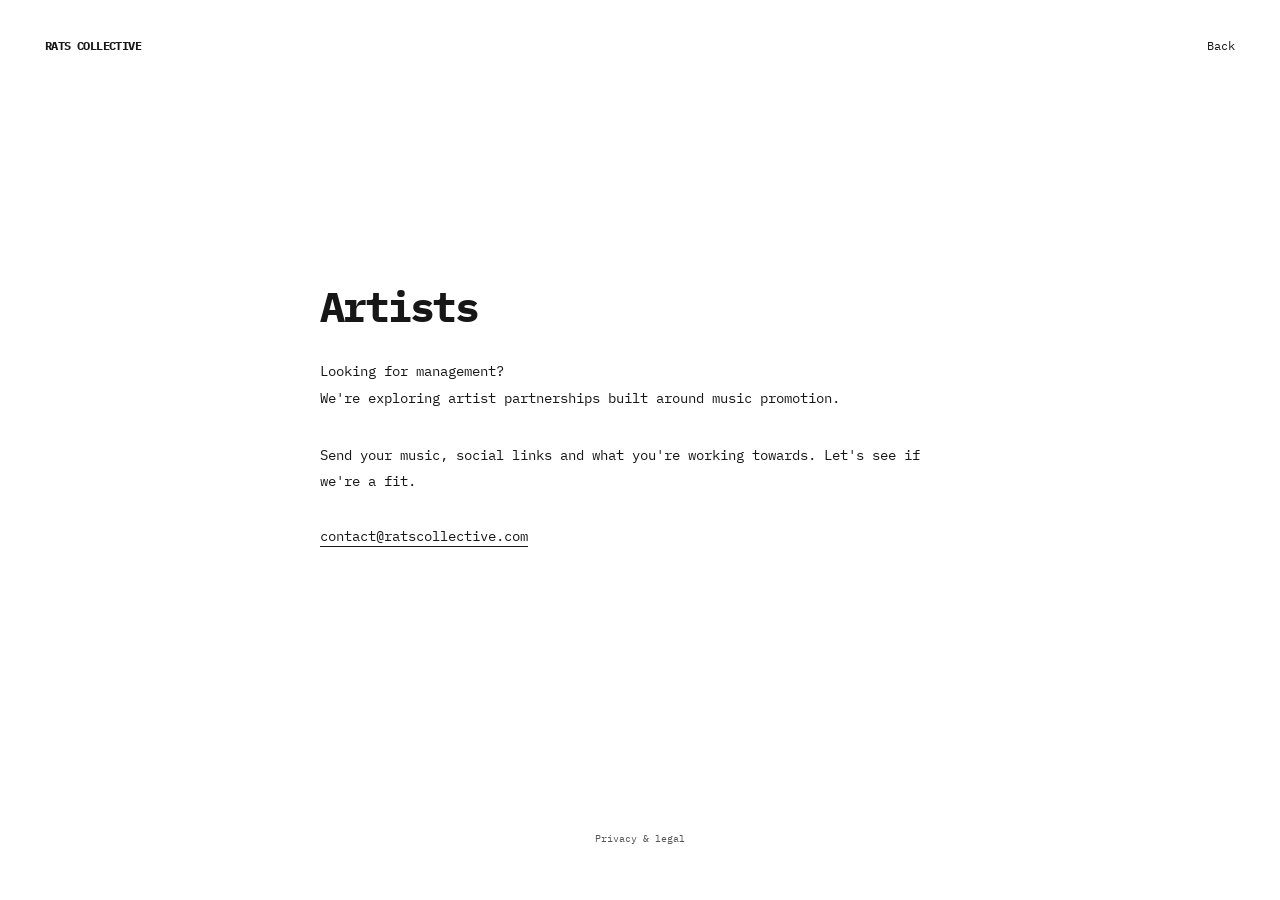
<file: artists/index.html>
<!doctype html>
<html lang="en"><head>
<meta charset="utf-8"><meta name="viewport" content="width=device-width,initial-scale=1">
<title>Artist Management Inquiries — Rats Collective</title><meta name="description" content="Looking for artist management? Rats Collective is exploring partnerships with artists. Send your music, social links and plans to start a conversation.">
<link rel="canonical" href="https://ratscollective.com/artists/">
<meta property="og:title" content="Artist Management Inquiries — Rats Collective"><meta property="og:description" content="Looking for artist management? Rats Collective is exploring partnerships with artists. Send your music, social links and plans to start a conversation.">
<meta property="og:type" content="website"><meta property="og:url" content="https://ratscollective.com/artists/">
<meta property="og:image" content="https://ratscollective.com/assets/rat-original.png">
<link rel="icon" href="../assets/rat.svg" type="image/svg+xml">
<link rel="stylesheet" href="../style.css?v=7">
<link rel="preload" as="image" href="../assets/rat-original.png">
<script type="application/ld+json">{"@context":"https://schema.org","@graph":[{"@type":"Organization","@id":"https://ratscollective.com/#organization","name":"Rats Collective","url":"https://ratscollective.com/","logo":"https://ratscollective.com/assets/rat-original.png","email":"contact@ratscollective.com","description":"TikTok music marketing for labels, artists and agencies. A network of 20+ active accounts, managed campaigns, sound promotion, artist fan-page services and creator management. UGC and brand campaigns are available on request.","sameAs":["https://www.instagram.com/ratscollective/"],"contactPoint":{"@type":"ContactPoint","contactType":"Campaign, creator and artist inquiries","email":"contact@ratscollective.com","url":"https://ratscollective.com/contact/","availableLanguage":["English","Finnish"]}},{"@type":"WebSite","@id":"https://ratscollective.com/#website","url":"https://ratscollective.com/","name":"Rats Collective","publisher":{"@id":"https://ratscollective.com/#organization"},"inLanguage":"en"},{"@type":"WebPage","@id":"https://ratscollective.com/artists/#webpage","url":"https://ratscollective.com/artists/","name":"Artist Management Inquiries — Rats Collective","description":"Looking for artist management? Rats Collective is exploring partnerships with artists. Send your music, social links and plans to start a conversation.","isPartOf":{"@id":"https://ratscollective.com/#website"},"about":{"@id":"https://ratscollective.com/#organization"},"inLanguage":"en"}]}</script>
</head>
<body class="subpage"><header><a class="wordmark" href="../">RATS COLLECTIVE</a><a href="../" aria-label="Back to home">Back</a></header>
<main class="note"><h1>Artists</h1>
<p>Looking for management?<br>We're exploring artist partnerships built around music promotion.</p>
<p>Send your music, social links and what you're working towards. Let's see if we're a fit.</p>
<a class="email" href="mailto:contact@ratscollective.com?subject=Artist%20management%20inquiry">contact@ratscollective.com</a></main><footer class="site-footer"><a href="../privacy/">Privacy &amp; legal</a></footer><script src="../script.js?v=6"></script></body></html>
</file>
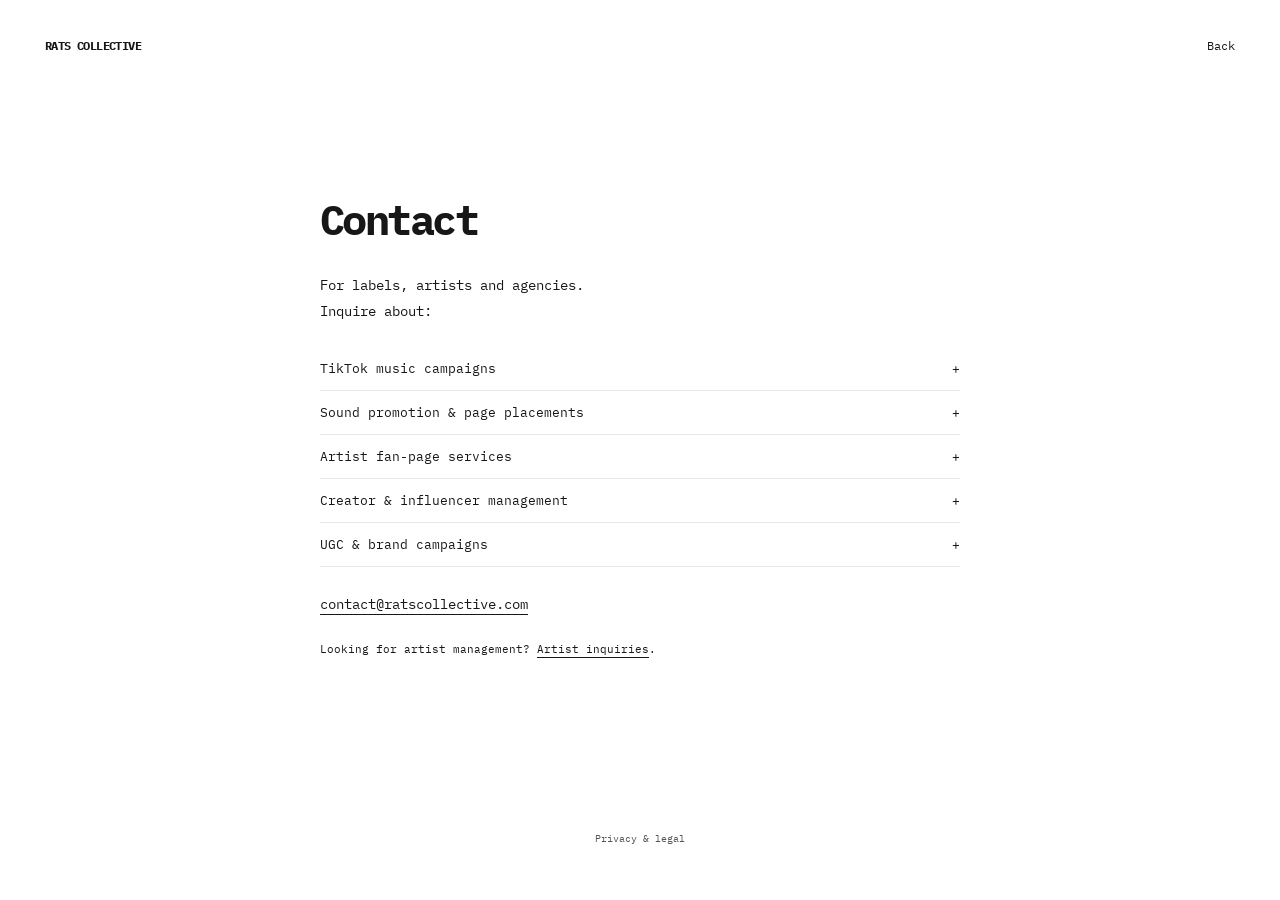
<file: contact/index.html>
<!doctype html>
<html lang="en"><head>
<meta charset="utf-8"><meta name="viewport" content="width=device-width,initial-scale=1">
<title>TikTok Campaigns &amp; Services — Rats Collective</title><meta name="description" content="Inquire about TikTok music campaigns, sound promotion, artist fan pages, creator management and UGC campaigns. English and Finnish inquiries welcome.">
<link rel="canonical" href="https://ratscollective.com/contact/">
<meta property="og:title" content="TikTok Campaigns &amp; Services — Rats Collective"><meta property="og:description" content="Inquire about TikTok music campaigns, sound promotion, artist fan pages, creator management and UGC campaigns. English and Finnish inquiries welcome.">
<meta property="og:type" content="website"><meta property="og:url" content="https://ratscollective.com/contact/">
<meta property="og:image" content="https://ratscollective.com/assets/rat-original.png">
<link rel="icon" href="../assets/rat.svg" type="image/svg+xml">
<link rel="stylesheet" href="../style.css?v=7">
<link rel="preload" as="image" href="../assets/rat-original.png">
<script type="application/ld+json">{"@context":"https://schema.org","@graph":[{"@type":"Organization","@id":"https://ratscollective.com/#organization","name":"Rats Collective","url":"https://ratscollective.com/","logo":"https://ratscollective.com/assets/rat-original.png","email":"contact@ratscollective.com","description":"TikTok music marketing for labels, artists and agencies. A network of 20+ active accounts, managed campaigns, sound promotion, artist fan-page services and creator management. UGC and brand campaigns are available on request.","sameAs":["https://www.instagram.com/ratscollective/"],"contactPoint":{"@type":"ContactPoint","contactType":"Campaign, creator and artist inquiries","email":"contact@ratscollective.com","url":"https://ratscollective.com/contact/","availableLanguage":["English","Finnish"]},"hasOfferCatalog":{"@id":"https://ratscollective.com/contact/#services"}},{"@type":"WebSite","@id":"https://ratscollective.com/#website","url":"https://ratscollective.com/","name":"Rats Collective","publisher":{"@id":"https://ratscollective.com/#organization"},"inLanguage":"en"},{"@type":"ContactPage","@id":"https://ratscollective.com/contact/#webpage","url":"https://ratscollective.com/contact/","name":"TikTok Campaigns & Services — Rats Collective","description":"Inquire about TikTok music campaigns, sound promotion, artist fan pages, creator management and UGC campaigns. English and Finnish inquiries welcome.","isPartOf":{"@id":"https://ratscollective.com/#website"},"about":{"@id":"https://ratscollective.com/#organization"},"inLanguage":"en","mainEntity":{"@id":"https://ratscollective.com/contact/#services"}},{"@type":"OfferCatalog","@id":"https://ratscollective.com/contact/#services","name":"TikTok marketing and management services","itemListElement":[{"@type":"Offer","itemOffered":{"@id":"https://ratscollective.com/contact/#tiktok-campaigns"}},{"@type":"Offer","itemOffered":{"@id":"https://ratscollective.com/contact/#page-placements"}},{"@type":"Offer","itemOffered":{"@id":"https://ratscollective.com/contact/#fan-pages"}},{"@type":"Offer","itemOffered":{"@id":"https://ratscollective.com/contact/#creator-management"}},{"@type":"Offer","itemOffered":{"@id":"https://ratscollective.com/contact/#ugc-brand-campaigns"}}]},{"@type":"Service","@id":"https://ratscollective.com/contact/#tiktok-campaigns","name":"TikTok music campaigns","serviceType":"TikTok music campaigns","description":"Campaign planning, page sourcing and delivery for labels, artists and agencies. One-off or ongoing campaigns can combine our network with external TikTok pages. Reporting covers performance, cost per thousand views (CPM) and conversion metrics where measurable.","url":"https://ratscollective.com/contact/#tiktok-campaigns","provider":{"@id":"https://ratscollective.com/#organization"}},{"@type":"Service","@id":"https://ratscollective.com/contact/#page-placements","name":"Sound promotion & page placements","serviceType":"Sound promotion & page placements","description":"Promote music through our network of 20+ active TikTok accounts, as standalone placements or part of a wider campaign. Account details are available on request.","url":"https://ratscollective.com/contact/#page-placements","provider":{"@id":"https://ratscollective.com/#organization"}},{"@type":"Service","@id":"https://ratscollective.com/contact/#fan-pages","name":"Artist fan-page services","serviceType":"Artist fan-page services","description":"Monthly TikTok fan-page management for artists, labels and agencies. Posting volume, content direction, aesthetics and community interaction are agreed for each project.","url":"https://ratscollective.com/contact/#fan-pages","provider":{"@id":"https://ratscollective.com/#organization"}},{"@type":"Service","@id":"https://ratscollective.com/contact/#creator-management","name":"Creator & influencer management","serviceType":"Creator & influencer management","description":"Music campaign opportunities, deal sourcing and rate negotiation for TikTok creators and influencers, on a commission basis.","url":"https://ratscollective.com/contact/#creator-management","provider":{"@id":"https://ratscollective.com/#organization"}},{"@type":"Service","@id":"https://ratscollective.com/contact/#ugc-brand-campaigns","name":"UGC & brand campaigns","serviceType":"UGC & brand campaigns","description":"TikTok creator-content campaigns for brand awareness and brand messaging, available on request. Content briefs and deliverables are agreed per campaign.","url":"https://ratscollective.com/contact/#ugc-brand-campaigns","provider":{"@id":"https://ratscollective.com/#organization"}}]}</script>
</head>
<body class="subpage"><header><a class="wordmark" href="../">RATS COLLECTIVE</a><a href="../" aria-label="Back to home">Back</a></header>
<main class="note services-note"><h1>Contact</h1>
<p>For labels, artists and agencies.<br>Inquire about:</p>
<div class="service-list"><details id="tiktok-campaigns"><summary>TikTok music campaigns</summary><p>Campaign planning, page sourcing and delivery for labels, artists and agencies. One-off or ongoing campaigns can combine our network with external TikTok pages. Reporting covers performance, cost per thousand views (CPM) and conversion metrics where measurable.</p></details>
<details id="page-placements"><summary>Sound promotion &amp; page placements</summary><p>Promote music through our network of 20+ active TikTok accounts, as standalone placements or part of a wider campaign. Account details are available on request.</p></details>
<details id="fan-pages"><summary>Artist fan-page services</summary><p>Monthly TikTok fan-page management for artists, labels and agencies. Posting volume, content direction, aesthetics and community interaction are agreed for each project.</p></details>
<details id="creator-management"><summary>Creator &amp; influencer management</summary><p>Music campaign opportunities, deal sourcing and rate negotiation for TikTok creators and influencers, on a commission basis.</p></details>
<details id="ugc-brand-campaigns"><summary>UGC &amp; brand campaigns</summary><p>TikTok creator-content campaigns for brand awareness and brand messaging, available on request. Content briefs and deliverables are agreed per campaign.</p></details></div>

<a class="email" href="mailto:contact@ratscollective.com?subject=Campaign%20inquiry">contact@ratscollective.com</a>
<p class="artist-inquiry">Looking for artist management? <a href="../artists/">Artist inquiries</a>.</p>
</main><footer class="site-footer"><a href="../privacy/">Privacy &amp; legal</a></footer><script src="../script.js?v=6"></script></body></html>
</file>
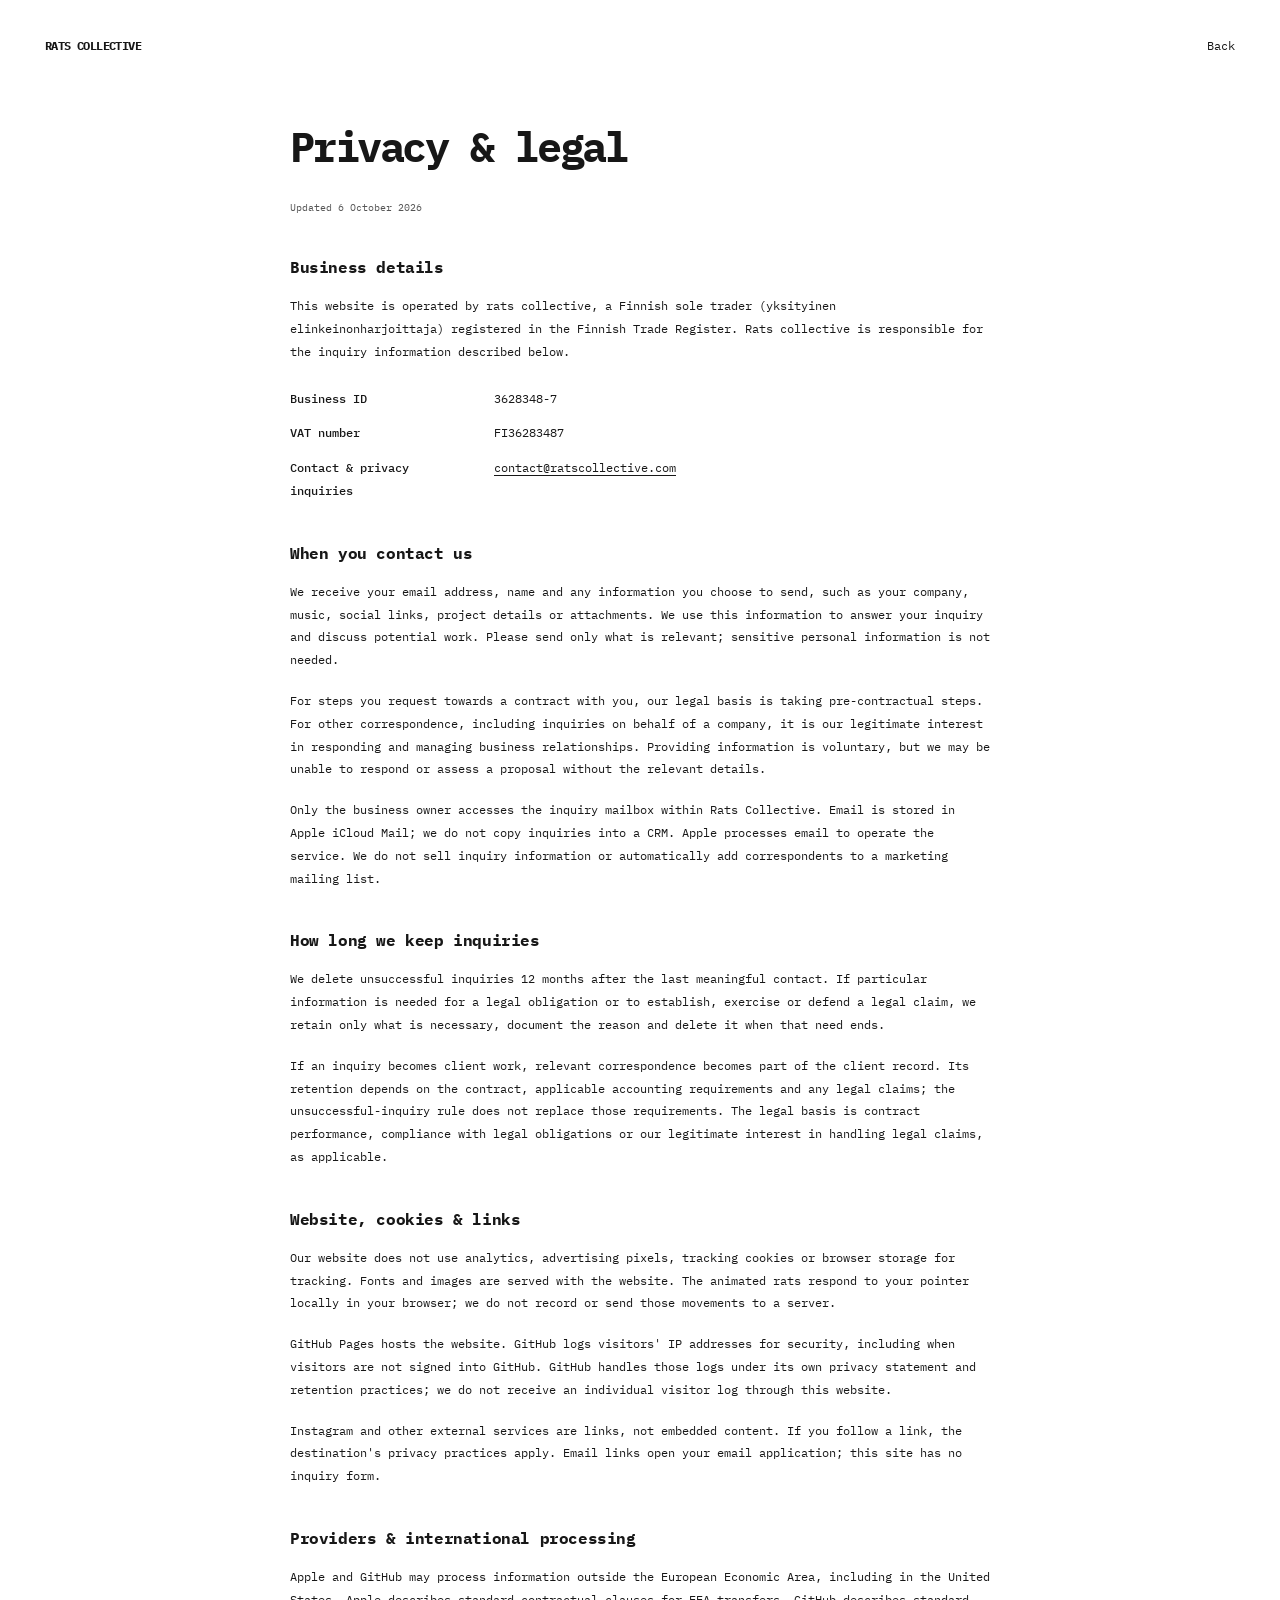
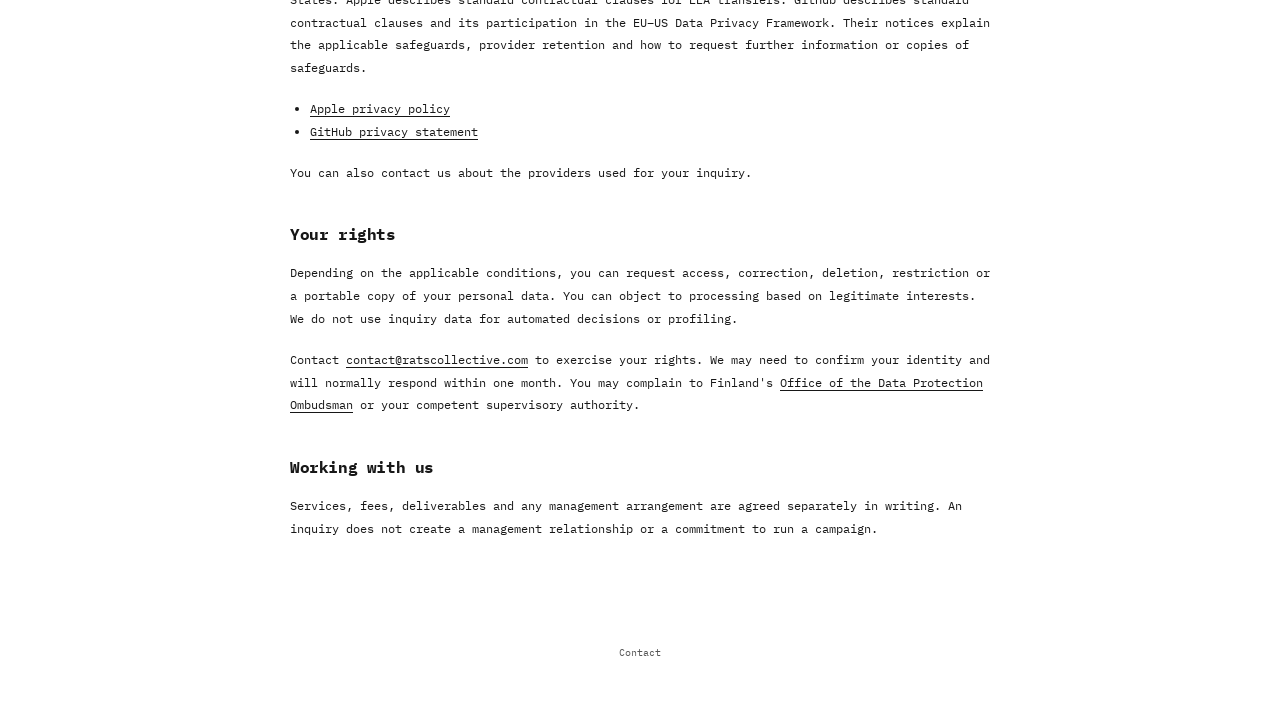
<file: privacy/index.html>
<!doctype html>
<html lang="en">
<head>
<meta charset="utf-8"><meta name="viewport" content="width=device-width,initial-scale=1">
<title>Privacy &amp; Legal — Rats Collective</title>
<meta name="description" content="Business details and how Rats Collective handles website visits and email inquiries.">
<link rel="canonical" href="https://ratscollective.com/privacy/">
<link rel="icon" href="../assets/rat.svg" type="image/svg+xml">
<link rel="stylesheet" href="../style.css?v=7">
<link rel="preload" as="image" href="../assets/rat-original.png">
</head>
<body class="subpage">
<header><a class="wordmark" href="../">RATS COLLECTIVE</a><a href="../" aria-label="Back to home">Back</a></header>
<main class="note legal-note">
<h1>Privacy &amp; legal</h1>
<p class="legal-date">Updated 6 October 2026</p>
<section aria-labelledby="business"><h2 id="business">Business details</h2>
<p>This website is operated by rats collective, a Finnish sole trader (yksityinen elinkeinonharjoittaja) registered in the Finnish Trade Register. Rats collective is responsible for the inquiry information described below.</p>
<dl><dt>Business ID</dt><dd>3628348-7</dd><dt>VAT number</dt><dd>FI36283487</dd><dt>Contact &amp; privacy inquiries</dt><dd><a href="mailto:contact@ratscollective.com">contact@ratscollective.com</a></dd></dl>
</section>
<section aria-labelledby="inquiries"><h2 id="inquiries">When you contact us</h2>
<p>We receive your email address, name and any information you choose to send, such as your company, music, social links, project details or attachments. We use this information to answer your inquiry and discuss potential work. Please send only what is relevant; sensitive personal information is not needed.</p>
<p>For steps you request towards a contract with you, our legal basis is taking pre-contractual steps. For other correspondence, including inquiries on behalf of a company, it is our legitimate interest in responding and managing business relationships. Providing information is voluntary, but we may be unable to respond or assess a proposal without the relevant details.</p>
<p>Only the business owner accesses the inquiry mailbox within Rats Collective. Email is stored in Apple iCloud Mail; we do not copy inquiries into a CRM. Apple processes email to operate the service. We do not sell inquiry information or automatically add correspondents to a marketing mailing list.</p></section>
<section aria-labelledby="retention"><h2 id="retention">How long we keep inquiries</h2>
<p>We delete unsuccessful inquiries 12 months after the last meaningful contact. If particular information is needed for a legal obligation or to establish, exercise or defend a legal claim, we retain only what is necessary, document the reason and delete it when that need ends.</p>
<p>If an inquiry becomes client work, relevant correspondence becomes part of the client record. Its retention depends on the contract, applicable accounting requirements and any legal claims; the unsuccessful-inquiry rule does not replace those requirements. The legal basis is contract performance, compliance with legal obligations or our legitimate interest in handling legal claims, as applicable.</p></section>
<section aria-labelledby="website"><h2 id="website">Website, cookies &amp; links</h2>
<p>Our website does not use analytics, advertising pixels, tracking cookies or browser storage for tracking. Fonts and images are served with the website. The animated rats respond to your pointer locally in your browser; we do not record or send those movements to a server.</p>
<p>GitHub Pages hosts the website. GitHub logs visitors' IP addresses for security, including when visitors are not signed into GitHub. GitHub handles those logs under its own privacy statement and retention practices; we do not receive an individual visitor log through this website.</p>
<p>Instagram and other external services are links, not embedded content. If you follow a link, the destination's privacy practices apply. Email links open your email application; this site has no inquiry form.</p></section>
<section aria-labelledby="providers"><h2 id="providers">Providers &amp; international processing</h2>
<p>Apple and GitHub may process information outside the European Economic Area, including in the United States. Apple describes standard contractual clauses for EEA transfers. GitHub describes standard contractual clauses and its participation in the EU–US Data Privacy Framework. Their notices explain the applicable safeguards, provider retention and how to request further information or copies of safeguards.</p>
<ul><li><a href="https://www.apple.com/legal/privacy/en-ww/">Apple privacy policy</a></li><li><a href="https://docs.github.com/en/site-policy/privacy-policies/github-general-privacy-statement">GitHub privacy statement</a></li></ul>
<p>You can also contact us about the providers used for your inquiry.</p></section>
<section aria-labelledby="rights"><h2 id="rights">Your rights</h2>
<p>Depending on the applicable conditions, you can request access, correction, deletion, restriction or a portable copy of your personal data. You can object to processing based on legitimate interests. We do not use inquiry data for automated decisions or profiling.</p>
<p>Contact <a href="mailto:contact@ratscollective.com">contact@ratscollective.com</a> to exercise your rights. We may need to confirm your identity and will normally respond within one month. You may complain to Finland's <a href="https://tietosuoja.fi/en/notification-to-the-data-protection-ombudsman">Office of the Data Protection Ombudsman</a> or your competent supervisory authority.</p></section>
<section aria-labelledby="services"><h2 id="services">Working with us</h2>
<p>Services, fees, deliverables and any management arrangement are agreed separately in writing. An inquiry does not create a management relationship or a commitment to run a campaign.</p></section>
</main>
<footer class="site-footer"><a href="../contact/">Contact</a></footer>
<script src="../script.js?v=6"></script>
</body></html>
</file>
<file: style.css>
@font-face{font-family:'IBM Plex Mono';font-style:normal;font-weight:400;font-display:swap;src:url('assets/fonts/ibm-plex-mono-regular.ttf') format('truetype')}
@font-face{font-family:'IBM Plex Mono';font-style:normal;font-weight:500;font-display:swap;src:url('assets/fonts/ibm-plex-mono-medium.ttf') format('truetype')}
@font-face{font-family:'IBM Plex Mono';font-style:normal;font-weight:700;font-display:swap;src:url('assets/fonts/ibm-plex-mono-bold.ttf') format('truetype')}
:root{font-family:'IBM Plex Mono',monospace;color:#171717;background:#fff;font-synthesis:none}
*{box-sizing:border-box}body{margin:0}a{color:inherit;text-decoration:none}a:hover{text-decoration:underline;text-underline-offset:5px}a:focus-visible{outline:2px solid #171717;outline-offset:7px}::selection{color:white;background:#171717}
.home{height:100svh;min-height:350px;overflow:hidden;position:relative}
.identity{position:absolute;inset:0;display:grid;place-items:center;pointer-events:none;z-index:2;padding:24px}
.identity h1{font-size:clamp(28px,5.15vw,88px);font-weight:700;letter-spacing:-.065em;line-height:1.12;margin:0;text-align:center;background:transparent;padding:15px 22px}
.home-nav{position:absolute;bottom:40px;left:0;right:0;display:flex;justify-content:center;gap:36px;font-size:12px;z-index:3}
.home-nav a{padding:8px 0;background:white}
.rats{position:absolute;inset:20px 20px 100px;pointer-events:none;overflow:hidden}
.rat{position:absolute;width:48px;height:48px;object-fit:contain;filter:grayscale(1) brightness(0);will-change:transform}
.subpage{min-height:100svh;padding:38px 45px;display:flex;flex-direction:column}
header{display:flex;align-items:center;justify-content:space-between;gap:24px;font-size:12px}.wordmark{font-weight:700;letter-spacing:-.05em}
.note{width:min(100%,640px);margin:auto; padding:100px 0 140px}
.note h1{font-size:clamp(27px,4vw,42px);letter-spacing:-.06em;line-height:1.15;margin:0 0 27px;font-weight:700}
.note p{font-size:14px;line-height:1.9;margin:0 0 30px}.email{font-size:14px;text-decoration:underline;text-underline-offset:5px;overflow-wrap:anywhere}
@media(max-width:600px){.identity h1{font-size:clamp(30px,9vw,50px);padding:12px;letter-spacing:-.055em}.identity h1 span{display:block}.home-nav{bottom:28px;gap:28px;font-size:11px}.rats{inset:10px 10px 82px}.rat{width:38px;height:38px}.subpage{padding:26px 24px}.note{padding:75px 0 100px}.note p,.email{font-size:12px}.desktop-break{display:none}}
@media(prefers-reduced-motion:reduce){.rat{will-change:auto}}


.spawn-rat{appearance:none;border:0;background:transparent;color:inherit;font:inherit;letter-spacing:inherit;line-height:inherit;padding:0;cursor:pointer;pointer-events:auto}
.spawn-rat:focus-visible{outline:2px solid #171717;outline-offset:10px}
.rat img{width:100%;height:100%;object-fit:contain}
.rat.new-rat img{animation:hatch .48s cubic-bezier(.2,.9,.3,1.3) both}
@keyframes hatch{0%{opacity:0;transform:scale(.05) rotate(-30deg)}65%{opacity:1;transform:scale(1.24) rotate(8deg)}100%{opacity:1;transform:scale(1) rotate(0)}}
.note,.home-nav{animation:arrive .4s ease-out both}
.leaving .identity,.leaving .home-nav,.leaving .note,.leaving header,.leaving .rats{animation:depart .32s ease-in both;pointer-events:none}
.navigation-rat{position:fixed;left:-85px;top:calc(50% - 32px);width:64px;height:64px;z-index:20;pointer-events:none;animation:scurry .8s cubic-bezier(.45,0,.55,1) both}
.navigation-rat img{width:100%;height:100%;filter:grayscale(1) brightness(0);animation:stride .09s ease-in-out infinite alternate}
@keyframes scurry{from{transform:translateX(0)}to{transform:translateX(calc(100vw + 170px))}}
@keyframes stride{from{transform:rotate(-95deg) translateX(-3px)}to{transform:rotate(-85deg) translateX(3px)}}
@keyframes depart{to{opacity:0;transform:translateY(-8px);filter:blur(2px)}}
@keyframes arrive{from{opacity:0;transform:translateY(12px)}to{opacity:1;transform:translateY(0)}}
@media(prefers-reduced-motion:reduce){.note,.home-nav,.rat.new-rat img{animation:none}.navigation-rat{display:none}}

.spawn-rat{-webkit-tap-highlight-color:transparent;-webkit-touch-callout:none;-webkit-user-select:none;user-select:none;touch-action:manipulation}
.spawn-rat:focus:not(:focus-visible){outline:none}
.navigation-rat.returning{left:auto;right:-85px;animation-name:scurry-back}
.navigation-rat.returning img{animation-name:stride-back}
@keyframes scurry-back{from{transform:translateX(0)}to{transform:translateX(calc(-100vw - 170px))}}
@keyframes stride-back{from{transform:rotate(85deg) translateX(-3px)}to{transform:rotate(95deg) translateX(3px)}}
@media(pointer:coarse){.navigation-rat{animation-duration:.95s}}

.services-note{padding:58px 0 70px}
.service-list{margin:-8px 0 26px}
.service-list details{border-bottom:1px solid #e7e7e7;padding:13px 0;scroll-margin-top:30px}
.service-list summary{font-size:13px;cursor:pointer;list-style:none;display:flex;justify-content:space-between;gap:15px}
.service-list summary::-webkit-details-marker{display:none}
.service-list summary::after{content:'+';flex-shrink:0}
.service-list details[open] summary::after{content:'−'}
.service-list summary:focus-visible{outline:2px solid #171717;outline-offset:5px}
.service-list details p{font-size:12px;line-height:1.8;margin:14px 0 4px;color:#454545}
.services-note .service-context{font-size:11px;line-height:1.9;margin-bottom:25px}
.services-note .artist-inquiry{font-size:11px;margin:26px 0 0}
.artist-inquiry a{text-decoration:underline;text-underline-offset:4px}
@media(max-width:600px){.services-note{padding:48px 0}.service-list summary{font-size:12px}}

.site-footer{font-size:10px;text-align:center;color:#555;padding:12px 0;flex-shrink:0}
.home .site-footer{position:absolute;bottom:4px;left:0;right:0;z-index:3;padding:6px 0}
.site-footer a{display:inline-block;padding:5px 8px}
.legal-note{padding:70px 0;width:min(100%,700px)}
.legal-note h2{font-size:16px;line-height:1.5;margin:38px 0 16px;letter-spacing:-.025em}
.legal-note p,.legal-note li,.legal-note dl{font-size:12px;line-height:1.9}
.legal-note p{margin-bottom:18px}.legal-note .legal-date{font-size:10px;color:#555}
.legal-note a{text-decoration:underline;text-underline-offset:3px;overflow-wrap:anywhere}
.legal-note dl{display:grid;grid-template-columns:180px 1fr;gap:12px 24px;margin:24px 0}
.legal-note dt{font-weight:500}.legal-note dd{margin:0}
.legal-note ul{padding-left:20px;margin:0 0 18px}
@media(max-width:600px){.home-nav{bottom:46px}.home .site-footer{bottom:7px}.legal-note{padding:48px 0}.legal-note dl{grid-template-columns:1fr;gap:4px}.legal-note dd{margin-bottom:12px}}
</file>
